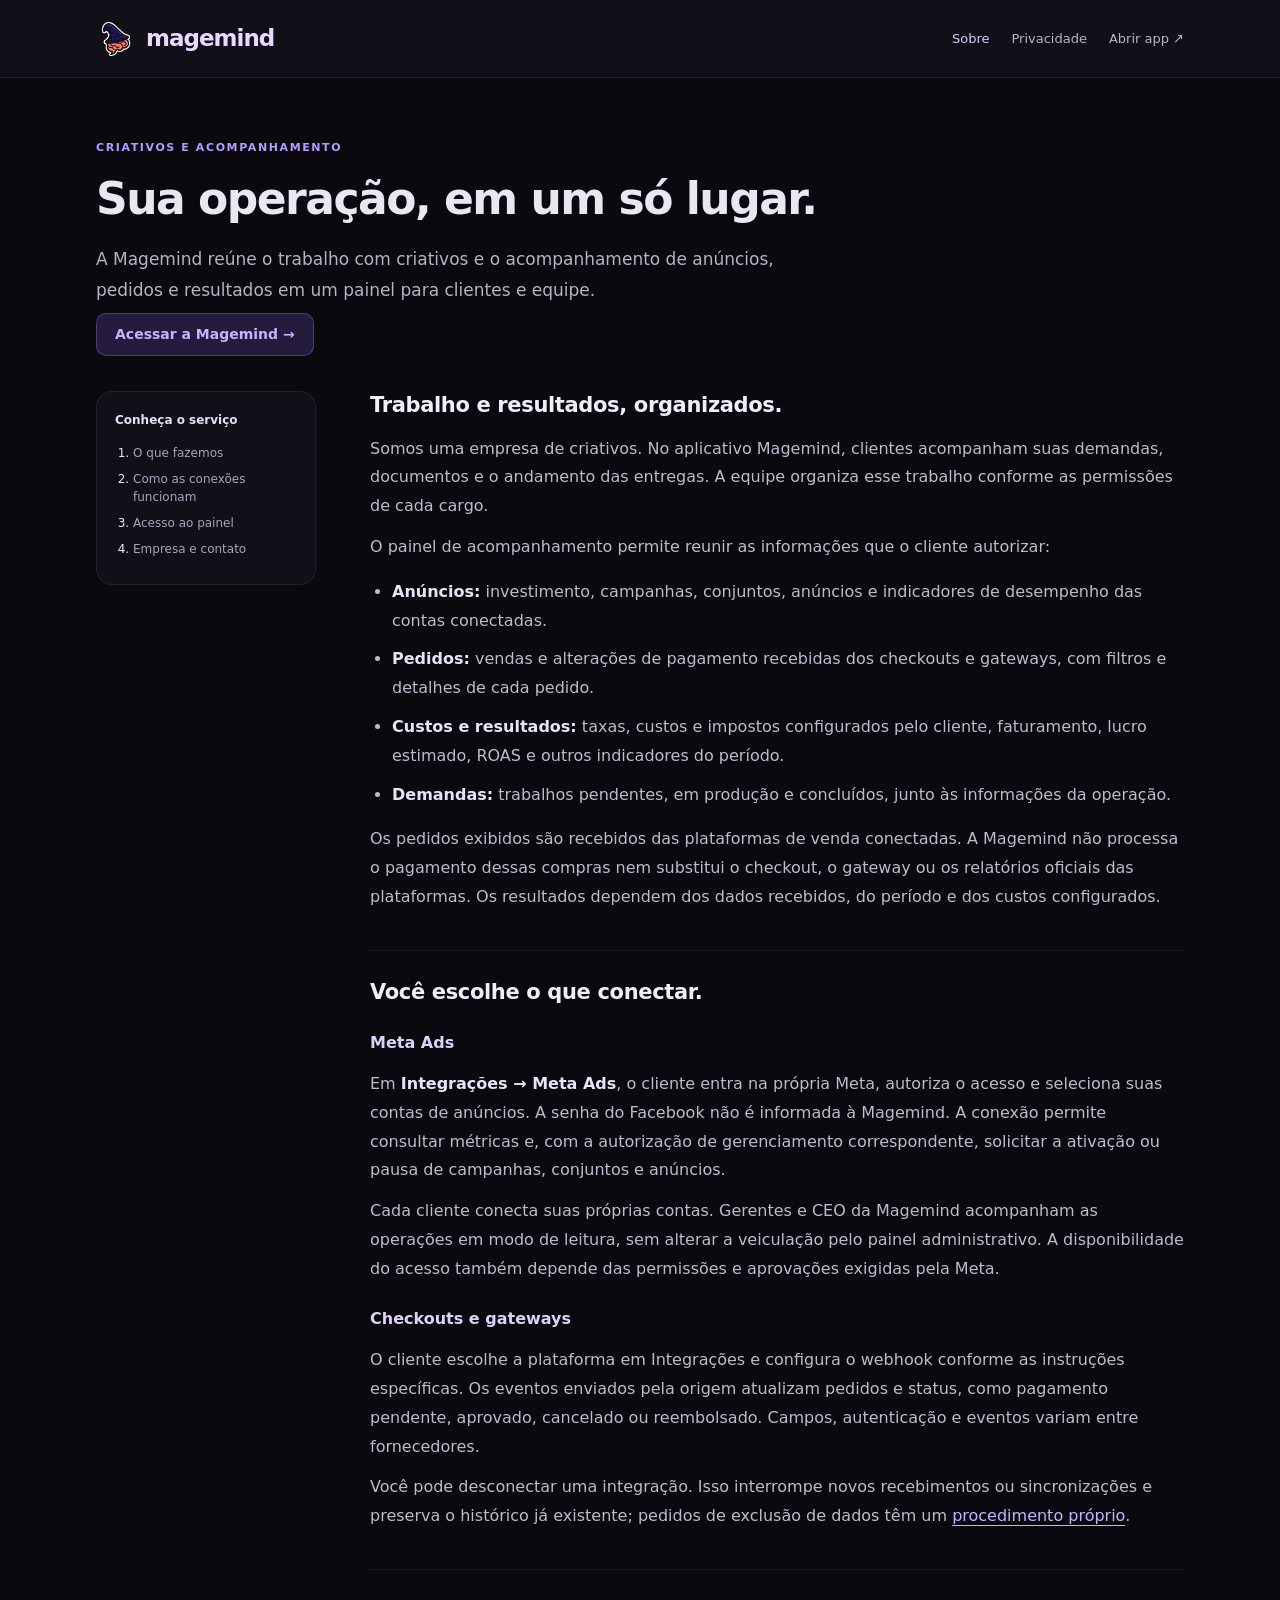
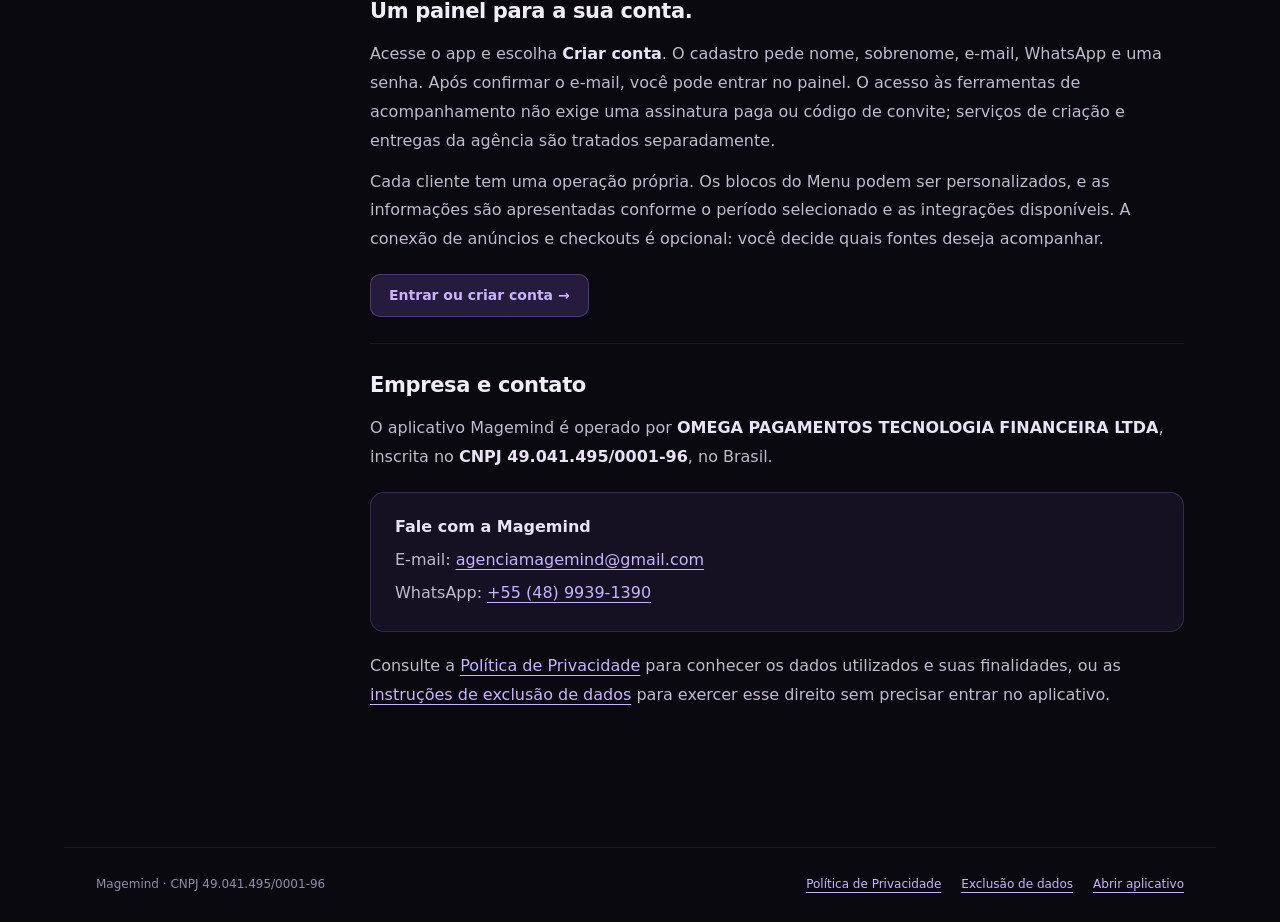
<file: about.html>
<!doctype html>
<html lang="pt-BR">
<head>
<meta charset="utf-8"><meta name="viewport" content="width=device-width,initial-scale=1,viewport-fit=cover">
<meta name="description" content="Conheça a Magemind: um painel para organizar demandas criativas e acompanhar anúncios, pedidos, custos e resultados da sua operação.">
<meta name="theme-color" content="#101019"><meta name="referrer" content="strict-origin-when-cross-origin">
<meta http-equiv="Content-Security-Policy" content="default-src 'none'; style-src 'self'; img-src 'self'; base-uri 'none'; form-action 'none'; object-src 'none'; upgrade-insecure-requests">
<link rel="canonical" href="https://app.magemind.com.br/about.html"><link rel="icon" href="magemind-logo-transparent.png" type="image/png"><link rel="stylesheet" href="legal.css?v=20261020-1"><title>Sobre a Magemind</title>
</head>
<body class="legal-page">
<a class="skip-link" href="#conteudo">Ir para o conteúdo</a>
<header class="legal-top"><div class="legal-top-inner"><a class="legal-brand" href="/" aria-label="Magemind — abrir aplicativo"><img src="magemind-logo-transparent.png" alt="" width="40" height="40"><span>magemind</span></a><nav aria-label="Sobre o serviço"><a href="about.html" aria-current="page">Sobre</a><a href="privacy.html">Privacidade</a><a href="/">Abrir app ↗</a></nav></div></header>
<div class="legal-hero"><span class="legal-kicker">Criativos e acompanhamento</span><h1>Sua operação, em um só lugar.</h1><p>A Magemind reúne o trabalho com criativos e o acompanhamento de anúncios, pedidos e resultados em um painel para clientes e equipe.</p><a class="legal-action" href="/">Acessar a Magemind →</a></div>
<div class="legal-layout"><nav class="legal-toc" aria-label="Nesta página"><h2>Conheça o serviço</h2><ol><li><a href="#servico">O que fazemos</a></li><li><a href="#conexoes">Como as conexões funcionam</a></li><li><a href="#acesso">Acesso ao painel</a></li><li><a href="#empresa">Empresa e contato</a></li></ol></nav>
<main id="conteudo" class="legal-body">
<section id="servico"><h2>Trabalho e resultados, organizados.</h2><p>Somos uma empresa de criativos. No aplicativo Magemind, clientes acompanham suas demandas, documentos e o andamento das entregas. A equipe organiza esse trabalho conforme as permissões de cada cargo.</p><p>O painel de acompanhamento permite reunir as informações que o cliente autorizar:</p><ul><li><strong>Anúncios:</strong> investimento, campanhas, conjuntos, anúncios e indicadores de desempenho das contas conectadas.</li><li><strong>Pedidos:</strong> vendas e alterações de pagamento recebidas dos checkouts e gateways, com filtros e detalhes de cada pedido.</li><li><strong>Custos e resultados:</strong> taxas, custos e impostos configurados pelo cliente, faturamento, lucro estimado, ROAS e outros indicadores do período.</li><li><strong>Demandas:</strong> trabalhos pendentes, em produção e concluídos, junto às informações da operação.</li></ul><p>Os pedidos exibidos são recebidos das plataformas de venda conectadas. A Magemind não processa o pagamento dessas compras nem substitui o checkout, o gateway ou os relatórios oficiais das plataformas. Os resultados dependem dos dados recebidos, do período e dos custos configurados.</p></section>
<section id="conexoes"><h2>Você escolhe o que conectar.</h2><h3>Meta Ads</h3><p>Em <strong>Integrações → Meta Ads</strong>, o cliente entra na própria Meta, autoriza o acesso e seleciona suas contas de anúncios. A senha do Facebook não é informada à Magemind. A conexão permite consultar métricas e, com a autorização de gerenciamento correspondente, solicitar a ativação ou pausa de campanhas, conjuntos e anúncios.</p><p>Cada cliente conecta suas próprias contas. Gerentes e CEO da Magemind acompanham as operações em modo de leitura, sem alterar a veiculação pelo painel administrativo. A disponibilidade do acesso também depende das permissões e aprovações exigidas pela Meta.</p><h3>Checkouts e gateways</h3><p>O cliente escolhe a plataforma em Integrações e configura o webhook conforme as instruções específicas. Os eventos enviados pela origem atualizam pedidos e status, como pagamento pendente, aprovado, cancelado ou reembolsado. Campos, autenticação e eventos variam entre fornecedores.</p><p>Você pode desconectar uma integração. Isso interrompe novos recebimentos ou sincronizações e preserva o histórico já existente; pedidos de exclusão de dados têm um <a href="data-deletion.html">procedimento próprio</a>.</p></section>
<section id="acesso"><h2>Um painel para a sua conta.</h2><p>Acesse o app e escolha <strong>Criar conta</strong>. O cadastro pede nome, sobrenome, e-mail, WhatsApp e uma senha. Após confirmar o e-mail, você pode entrar no painel. O acesso às ferramentas de acompanhamento não exige uma assinatura paga ou código de convite; serviços de criação e entregas da agência são tratados separadamente.</p><p>Cada cliente tem uma operação própria. Os blocos do Menu podem ser personalizados, e as informações são apresentadas conforme o período selecionado e as integrações disponíveis. A conexão de anúncios e checkouts é opcional: você decide quais fontes deseja acompanhar.</p><a class="legal-action" href="/">Entrar ou criar conta →</a></section>
<section id="empresa"><h2>Empresa e contato</h2><p>O aplicativo Magemind é operado por <strong>OMEGA PAGAMENTOS TECNOLOGIA FINANCEIRA LTDA</strong>, inscrita no <strong>CNPJ 49.041.495/0001-96</strong>, no Brasil.</p><div class="legal-contact"><strong>Fale com a Magemind</strong><address><p>E-mail: <a href="mailto:agenciamagemind@gmail.com">agenciamagemind@gmail.com</a></p><p>WhatsApp: <a href="https://wa.me/554899391390" target="_blank" rel="noopener noreferrer">+55 (48) 9939-1390</a></p></address></div><p>Consulte a <a href="privacy.html">Política de Privacidade</a> para conhecer os dados utilizados e suas finalidades, ou as <a href="data-deletion.html">instruções de exclusão de dados</a> para exercer esse direito sem precisar entrar no aplicativo.</p></section>
</main></div>
<footer class="legal-footer"><span>Magemind · CNPJ 49.041.495/0001-96</span><nav aria-label="Links do rodapé"><a href="privacy.html">Política de Privacidade</a><a href="data-deletion.html">Exclusão de dados</a><a href="/">Abrir aplicativo</a></nav></footer>
</body></html>
</file>
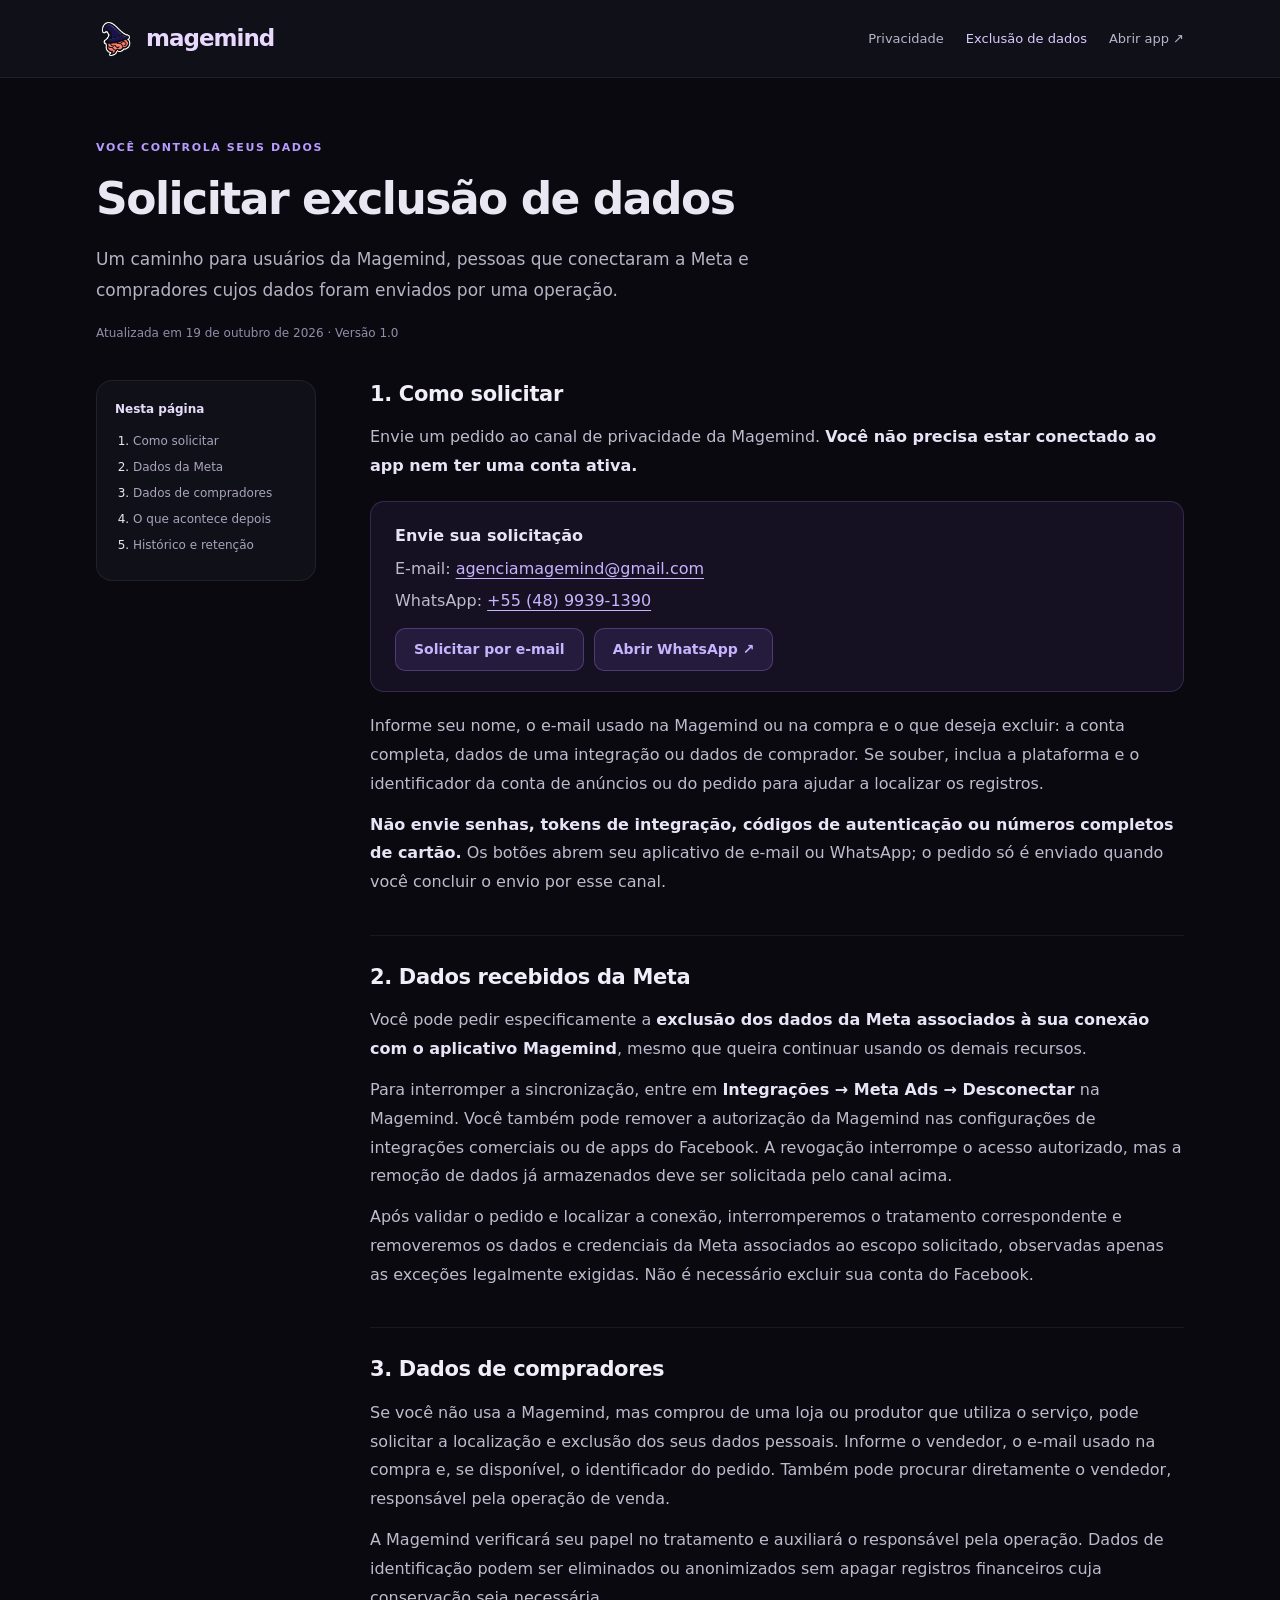
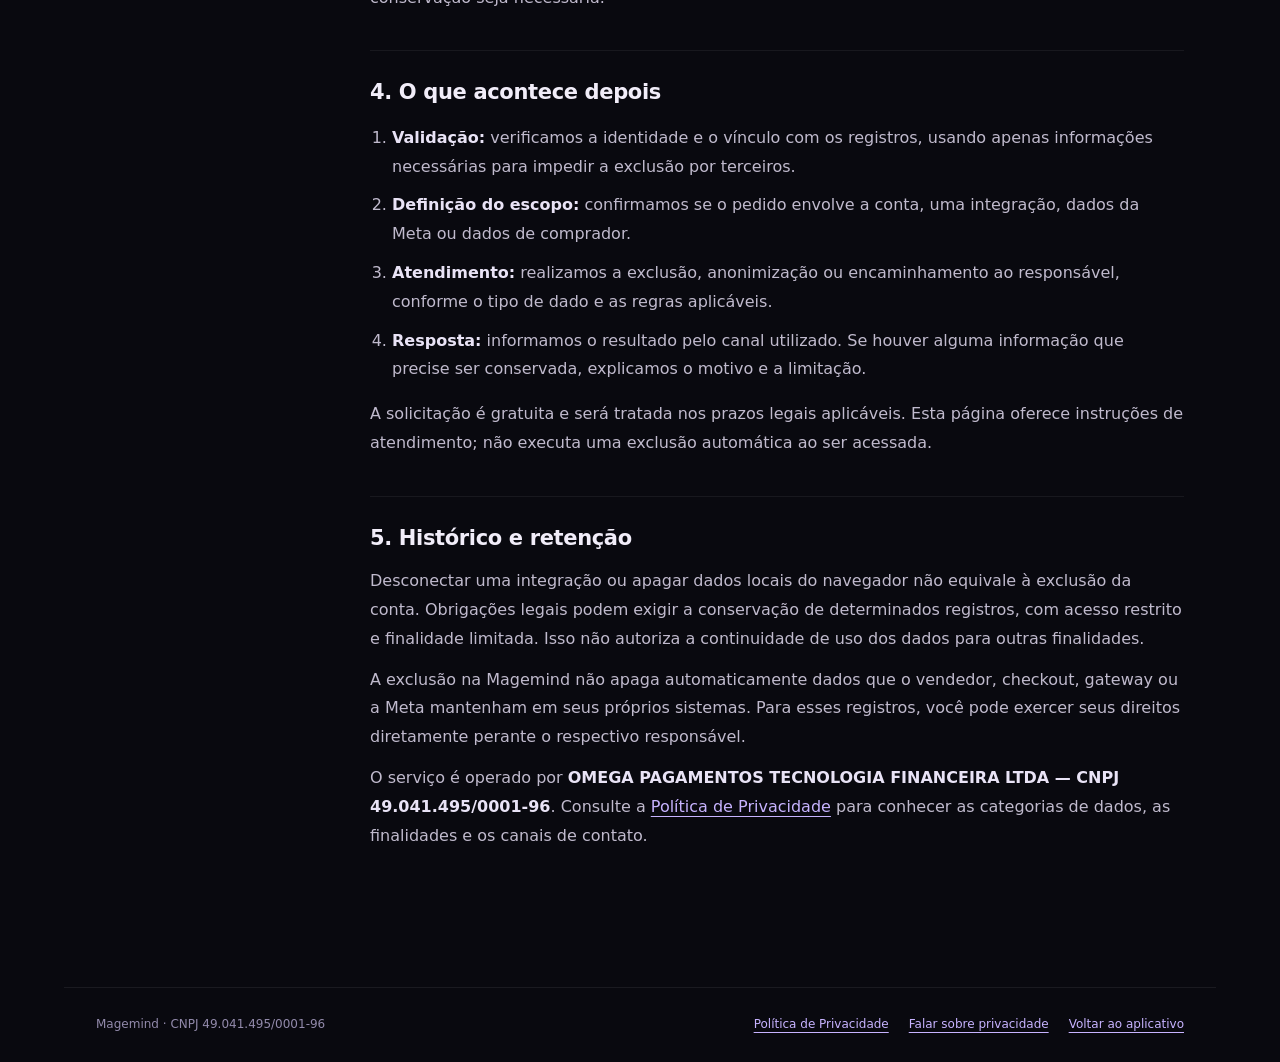
<file: data-deletion.html>
<!doctype html>
<html lang="pt-BR">
<head>
<meta charset="utf-8"><meta name="viewport" content="width=device-width,initial-scale=1,viewport-fit=cover">
<meta name="description" content="Solicite a exclusão dos seus dados da Magemind, incluindo dados recebidos da Meta. Não é necessário entrar no aplicativo.">
<meta name="theme-color" content="#101019"><meta name="referrer" content="strict-origin-when-cross-origin">
<meta http-equiv="Content-Security-Policy" content="default-src 'none'; style-src 'self'; img-src 'self'; base-uri 'none'; form-action 'none'; object-src 'none'; upgrade-insecure-requests">
<link rel="canonical" href="https://app.magemind.com.br/data-deletion.html"><link rel="icon" href="magemind-logo-transparent.png" type="image/png"><link rel="stylesheet" href="legal.css?v=20261020-1"><title>Exclusão de dados · Magemind</title>
</head>
<body class="legal-page">
<a class="skip-link" href="#conteudo">Ir para o conteúdo</a>
<header class="legal-top"><div class="legal-top-inner"><a class="legal-brand" href="/" aria-label="Magemind — voltar ao aplicativo"><img src="magemind-logo-transparent.png" alt="" width="40" height="40"><span>magemind</span></a><nav aria-label="Privacidade e dados"><a href="privacy.html">Privacidade</a><a href="data-deletion.html" aria-current="page">Exclusão de dados</a><a href="/">Abrir app ↗</a></nav></div></header>
<div class="legal-hero"><span class="legal-kicker">Você controla seus dados</span><h1>Solicitar exclusão de dados</h1><p>Um caminho para usuários da Magemind, pessoas que conectaram a Meta e compradores cujos dados foram enviados por uma operação.</p><time class="legal-updated" datetime="2026-10-19">Atualizada em 19 de outubro de 2026 · Versão 1.0</time></div>
<div class="legal-layout"><nav class="legal-toc" aria-label="Nesta página"><h2>Nesta página</h2><ol><li><a href="#solicitar">Como solicitar</a></li><li><a href="#meta">Dados da Meta</a></li><li><a href="#compradores">Dados de compradores</a></li><li><a href="#tratamento">O que acontece depois</a></li><li><a href="#limites">Histórico e retenção</a></li></ol></nav>
<main id="conteudo" class="legal-body">
<section id="solicitar"><h2>1. Como solicitar</h2><p>Envie um pedido ao canal de privacidade da Magemind. <strong>Você não precisa estar conectado ao app nem ter uma conta ativa.</strong></p><div class="legal-contact"><strong>Envie sua solicitação</strong><p>E-mail: <a href="mailto:agenciamagemind@gmail.com?subject=Exclus%C3%A3o%20de%20dados%20%E2%80%94%20Magemind">agenciamagemind@gmail.com</a></p><p>WhatsApp: <a href="https://wa.me/554899391390?text=Ol%C3%A1%2C%20equipe%20Magemind!%20Quero%20solicitar%20a%20exclus%C3%A3o%20dos%20meus%20dados." target="_blank" rel="noopener noreferrer">+55 (48) 9939-1390</a></p><a class="legal-action" href="mailto:agenciamagemind@gmail.com?subject=Exclus%C3%A3o%20de%20dados%20%E2%80%94%20Magemind">Solicitar por e-mail</a><a class="legal-action" href="https://wa.me/554899391390?text=Ol%C3%A1%2C%20equipe%20Magemind!%20Quero%20solicitar%20a%20exclus%C3%A3o%20dos%20meus%20dados." target="_blank" rel="noopener noreferrer">Abrir WhatsApp ↗</a></div><p>Informe seu nome, o e-mail usado na Magemind ou na compra e o que deseja excluir: a conta completa, dados de uma integração ou dados de comprador. Se souber, inclua a plataforma e o identificador da conta de anúncios ou do pedido para ajudar a localizar os registros.</p><p><strong>Não envie senhas, tokens de integração, códigos de autenticação ou números completos de cartão.</strong> Os botões abrem seu aplicativo de e-mail ou WhatsApp; o pedido só é enviado quando você concluir o envio por esse canal.</p></section>
<section id="meta"><h2>2. Dados recebidos da Meta</h2><p>Você pode pedir especificamente a <strong>exclusão dos dados da Meta associados à sua conexão com o aplicativo Magemind</strong>, mesmo que queira continuar usando os demais recursos.</p><p>Para interromper a sincronização, entre em <strong>Integrações → Meta Ads → Desconectar</strong> na Magemind. Você também pode remover a autorização da Magemind nas configurações de integrações comerciais ou de apps do Facebook. A revogação interrompe o acesso autorizado, mas a remoção de dados já armazenados deve ser solicitada pelo canal acima.</p><p>Após validar o pedido e localizar a conexão, interromperemos o tratamento correspondente e removeremos os dados e credenciais da Meta associados ao escopo solicitado, observadas apenas as exceções legalmente exigidas. Não é necessário excluir sua conta do Facebook.</p></section>
<section id="compradores"><h2>3. Dados de compradores</h2><p>Se você não usa a Magemind, mas comprou de uma loja ou produtor que utiliza o serviço, pode solicitar a localização e exclusão dos seus dados pessoais. Informe o vendedor, o e-mail usado na compra e, se disponível, o identificador do pedido. Também pode procurar diretamente o vendedor, responsável pela operação de venda.</p><p>A Magemind verificará seu papel no tratamento e auxiliará o responsável pela operação. Dados de identificação podem ser eliminados ou anonimizados sem apagar registros financeiros cuja conservação seja necessária.</p></section>
<section id="tratamento"><h2>4. O que acontece depois</h2><ol><li><strong>Validação:</strong> verificamos a identidade e o vínculo com os registros, usando apenas informações necessárias para impedir a exclusão por terceiros.</li><li><strong>Definição do escopo:</strong> confirmamos se o pedido envolve a conta, uma integração, dados da Meta ou dados de comprador.</li><li><strong>Atendimento:</strong> realizamos a exclusão, anonimização ou encaminhamento ao responsável, conforme o tipo de dado e as regras aplicáveis.</li><li><strong>Resposta:</strong> informamos o resultado pelo canal utilizado. Se houver alguma informação que precise ser conservada, explicamos o motivo e a limitação.</li></ol><p>A solicitação é gratuita e será tratada nos prazos legais aplicáveis. Esta página oferece instruções de atendimento; não executa uma exclusão automática ao ser acessada.</p></section>
<section id="limites"><h2>5. Histórico e retenção</h2><p>Desconectar uma integração ou apagar dados locais do navegador não equivale à exclusão da conta. Obrigações legais podem exigir a conservação de determinados registros, com acesso restrito e finalidade limitada. Isso não autoriza a continuidade de uso dos dados para outras finalidades.</p><p>A exclusão na Magemind não apaga automaticamente dados que o vendedor, checkout, gateway ou a Meta mantenham em seus próprios sistemas. Para esses registros, você pode exercer seus direitos diretamente perante o respectivo responsável.</p><p>O serviço é operado por <strong>OMEGA PAGAMENTOS TECNOLOGIA FINANCEIRA LTDA — CNPJ 49.041.495/0001-96</strong>. Consulte a <a href="privacy.html">Política de Privacidade</a> para conhecer as categorias de dados, as finalidades e os canais de contato.</p></section>
</main></div>
<footer class="legal-footer"><span>Magemind · CNPJ 49.041.495/0001-96</span><nav aria-label="Links do rodapé"><a href="privacy.html">Política de Privacidade</a><a href="mailto:agenciamagemind@gmail.com">Falar sobre privacidade</a><a href="/">Voltar ao aplicativo</a></nav></footer>
</body></html>
</file>
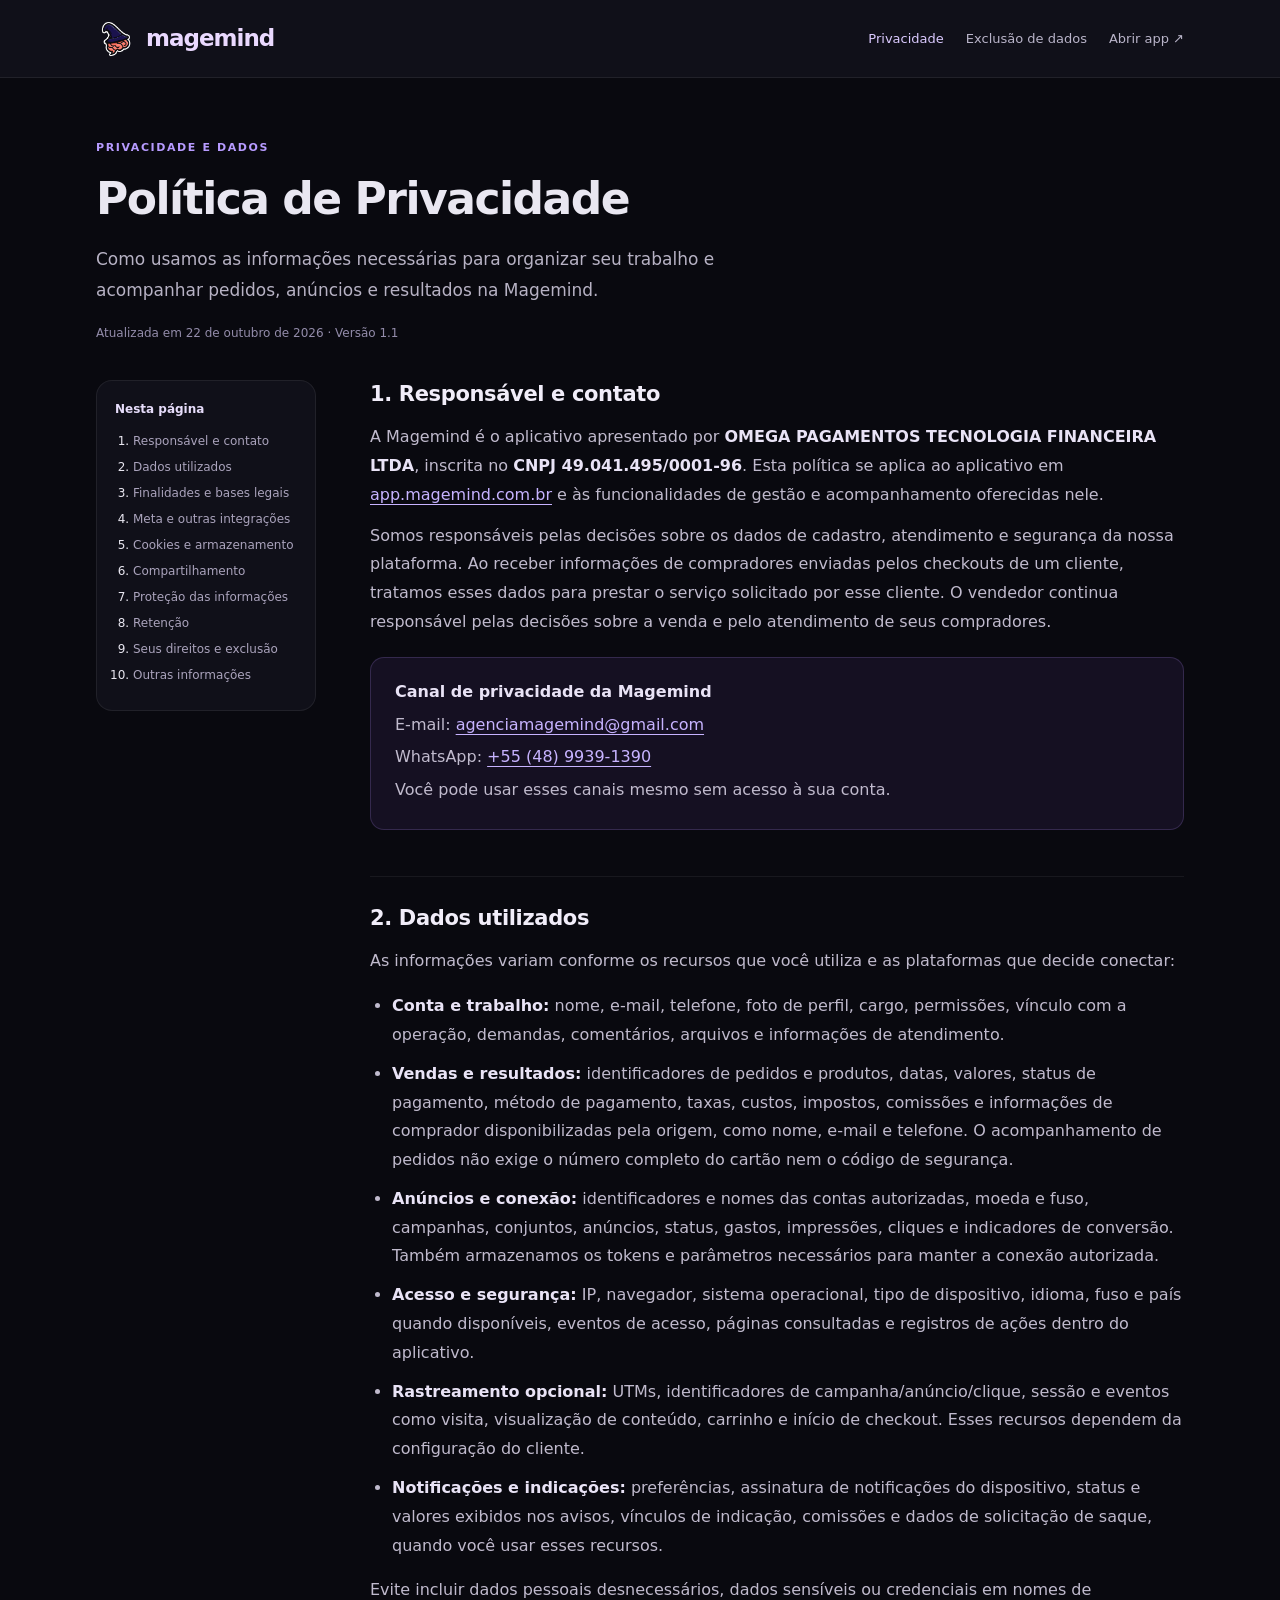
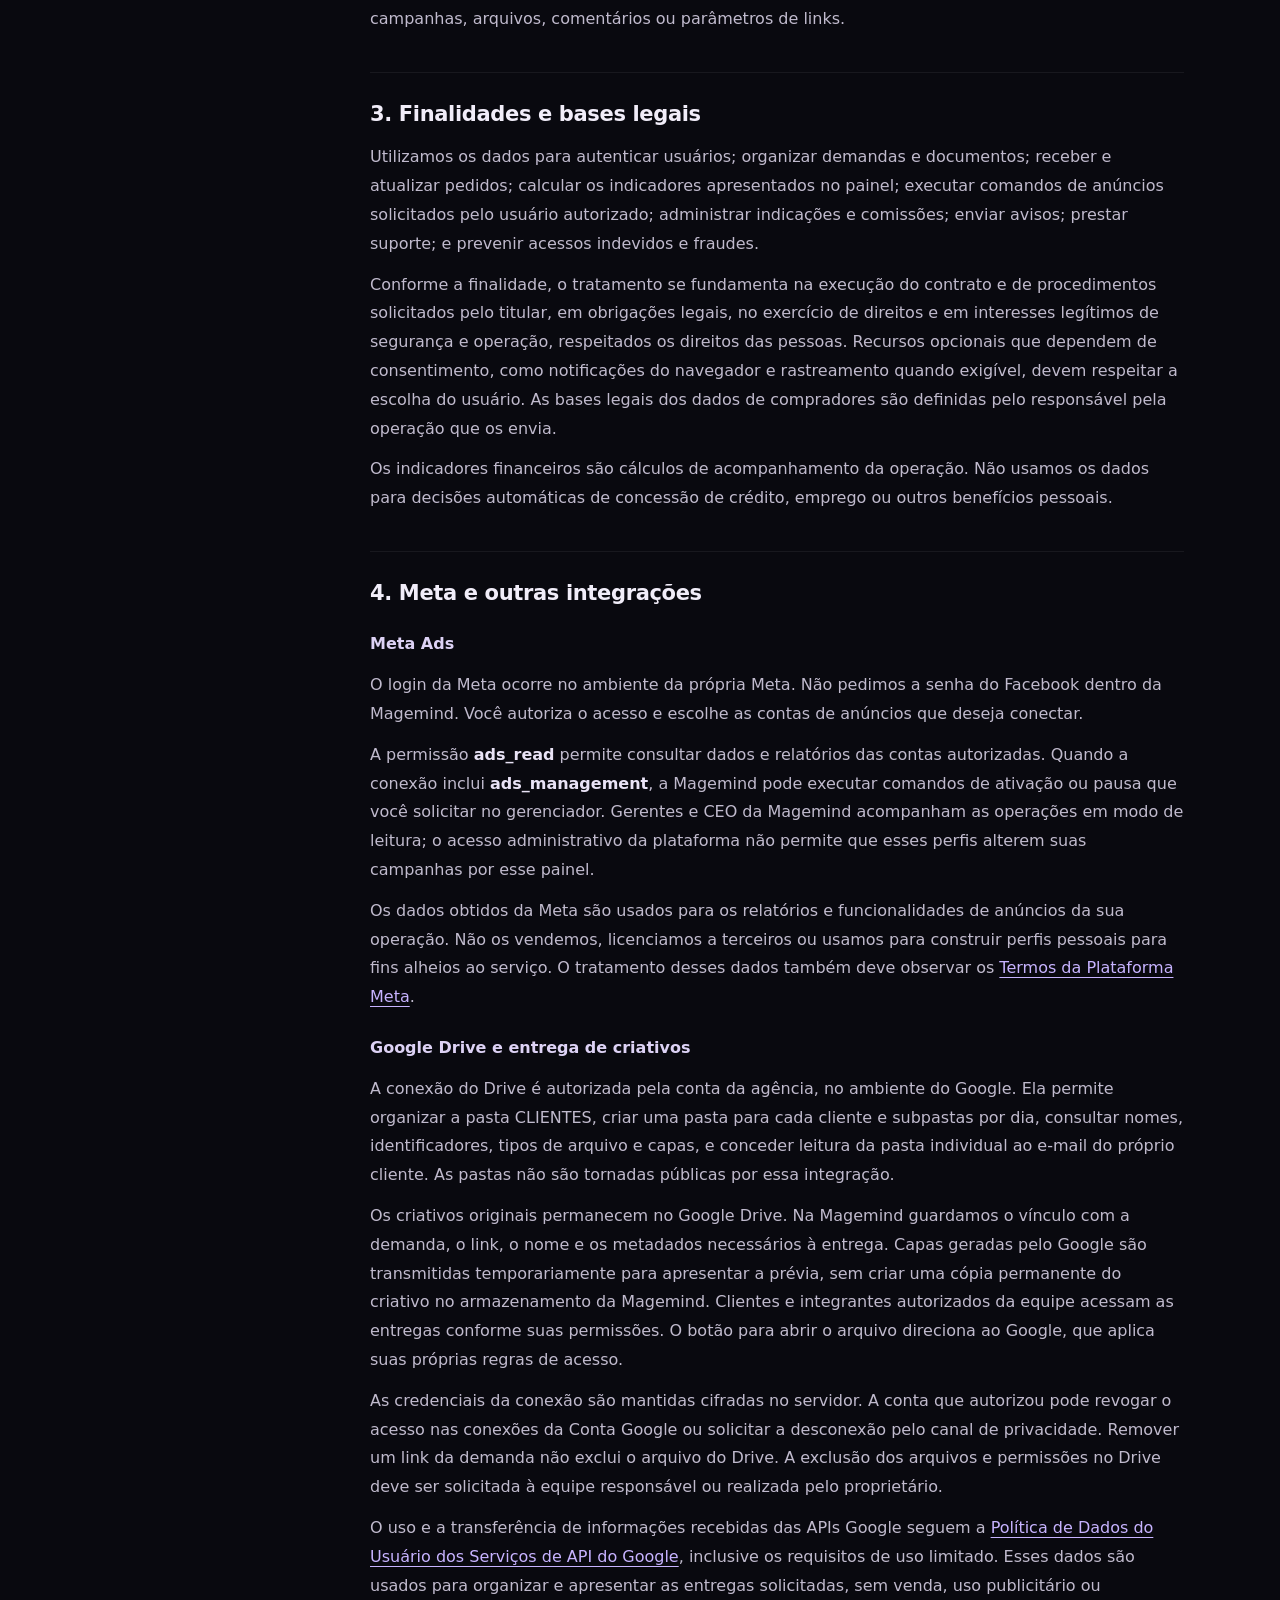
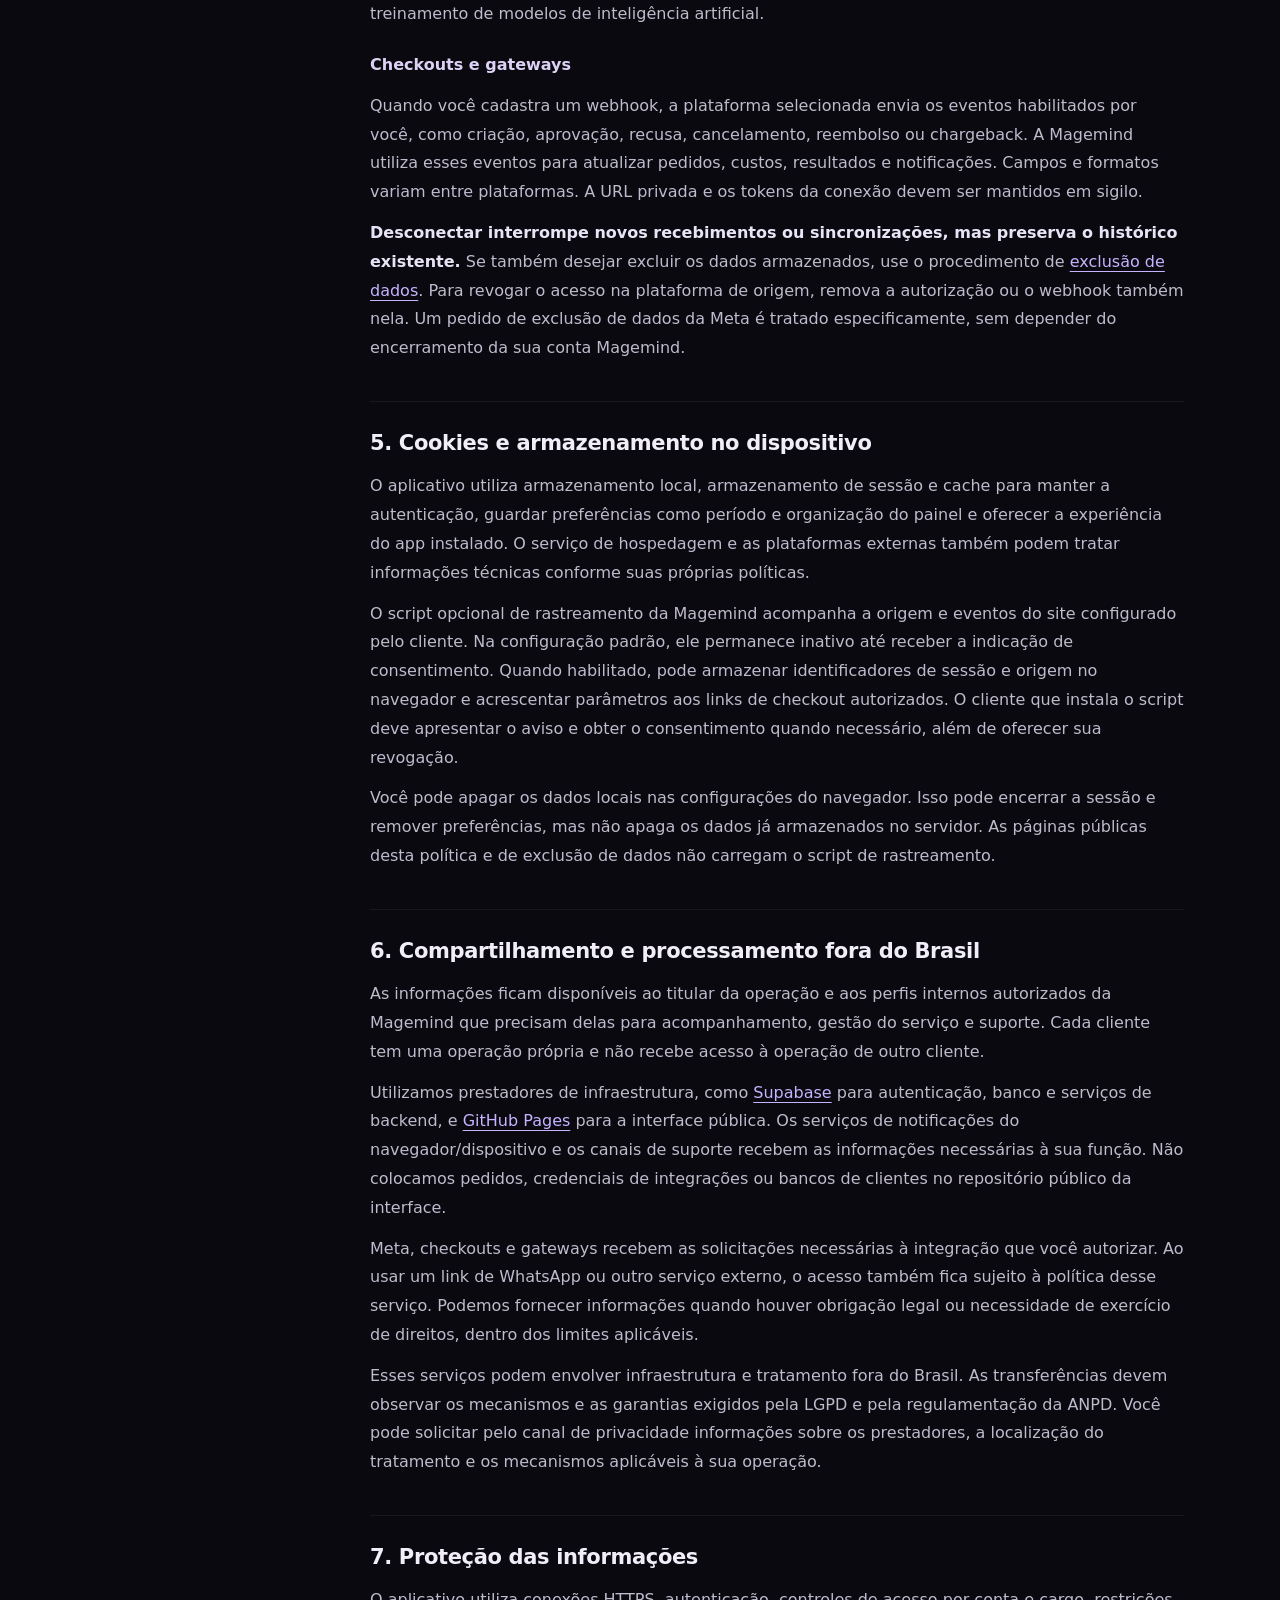
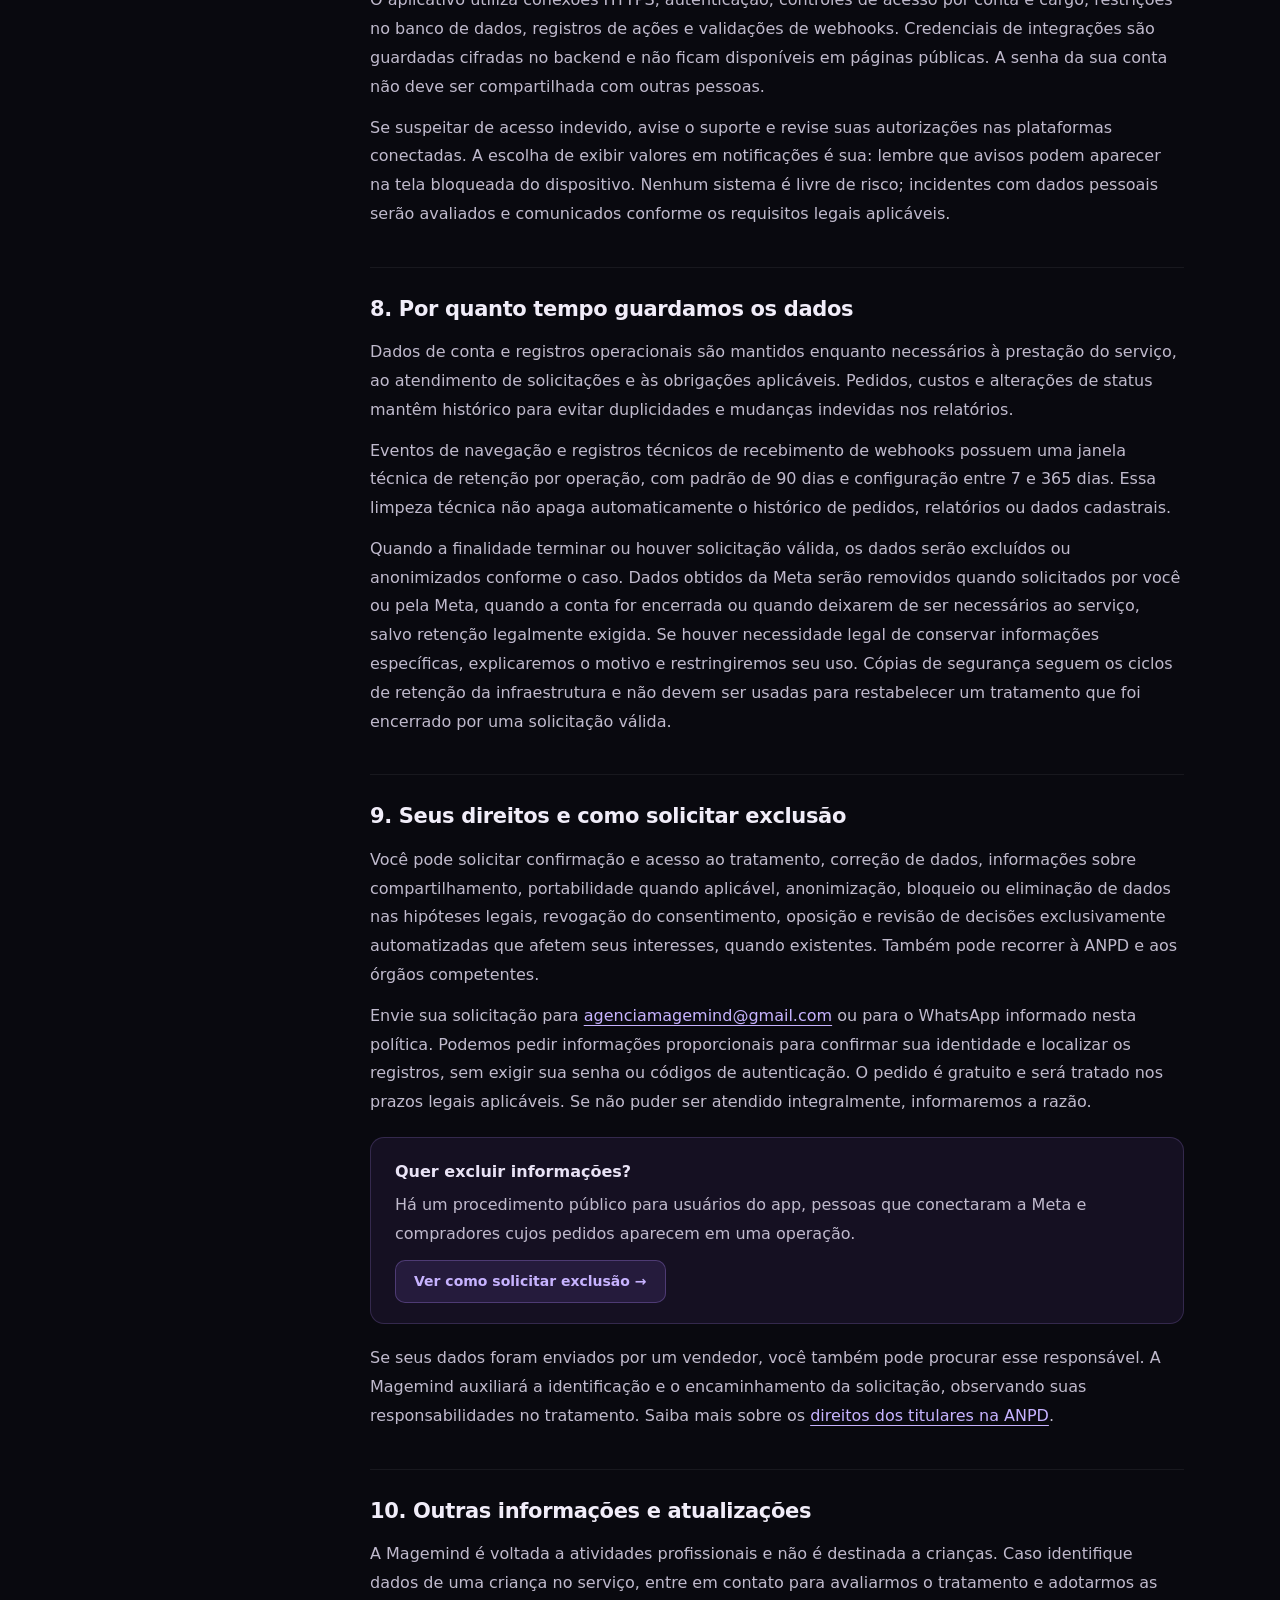
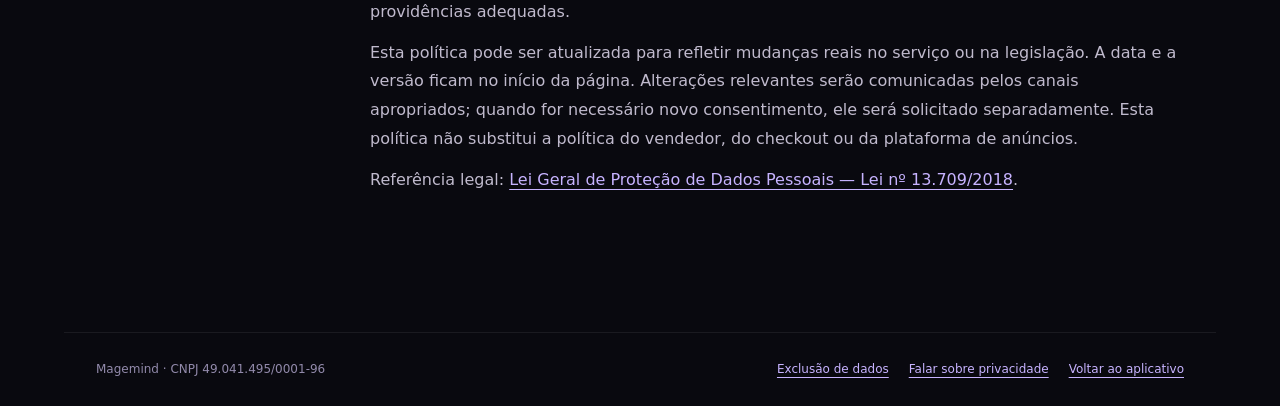
<file: privacy.html>
<!doctype html>
<html lang="pt-BR">
<head>
<meta charset="utf-8">
<meta name="viewport" content="width=device-width,initial-scale=1,viewport-fit=cover">
<meta name="description" content="Saiba como a Magemind trata dados da conta, pedidos e integrações e como exercer seus direitos de privacidade.">
<meta name="theme-color" content="#101019">
<meta name="referrer" content="strict-origin-when-cross-origin">
<meta http-equiv="Content-Security-Policy" content="default-src 'none'; style-src 'self'; img-src 'self'; base-uri 'none'; form-action 'none'; object-src 'none'; upgrade-insecure-requests">
<link rel="canonical" href="https://app.magemind.com.br/privacy.html">
<link rel="icon" href="magemind-logo-transparent.png" type="image/png">
<link rel="stylesheet" href="legal.css?v=20261020-1">
<title>Política de Privacidade · Magemind</title>
</head>
<body class="legal-page">
<a class="skip-link" href="#conteudo">Ir para o conteúdo</a>
<header class="legal-top"><div class="legal-top-inner"><a class="legal-brand" href="/" aria-label="Magemind — voltar ao aplicativo"><img src="magemind-logo-transparent.png" alt="" width="40" height="40"><span>magemind</span></a><nav aria-label="Privacidade e dados"><a href="privacy.html" aria-current="page">Privacidade</a><a href="data-deletion.html">Exclusão de dados</a><a href="/">Abrir app ↗</a></nav></div></header>
<div class="legal-hero"><span class="legal-kicker">Privacidade e dados</span><h1>Política de Privacidade</h1><p>Como usamos as informações necessárias para organizar seu trabalho e acompanhar pedidos, anúncios e resultados na Magemind.</p><time class="legal-updated" datetime="2026-10-22">Atualizada em 22 de outubro de 2026 · Versão 1.1</time></div>
<div class="legal-layout">
<nav class="legal-toc" aria-label="Nesta página"><h2>Nesta página</h2><ol><li><a href="#responsavel">Responsável e contato</a></li><li><a href="#dados">Dados utilizados</a></li><li><a href="#finalidades">Finalidades e bases legais</a></li><li><a href="#integracoes">Meta e outras integrações</a></li><li><a href="#tecnologias">Cookies e armazenamento</a></li><li><a href="#compartilhamento">Compartilhamento</a></li><li><a href="#seguranca">Proteção das informações</a></li><li><a href="#retencao">Retenção</a></li><li><a href="#direitos">Seus direitos e exclusão</a></li><li><a href="#atualizacoes">Outras informações</a></li></ol></nav>
<main id="conteudo" class="legal-body">
<section id="responsavel"><h2>1. Responsável e contato</h2><p>A Magemind é o aplicativo apresentado por <strong>OMEGA PAGAMENTOS TECNOLOGIA FINANCEIRA LTDA</strong>, inscrita no <strong>CNPJ 49.041.495/0001-96</strong>. Esta política se aplica ao aplicativo em <a href="https://app.magemind.com.br/">app.magemind.com.br</a> e às funcionalidades de gestão e acompanhamento oferecidas nele.</p><p>Somos responsáveis pelas decisões sobre os dados de cadastro, atendimento e segurança da nossa plataforma. Ao receber informações de compradores enviadas pelos checkouts de um cliente, tratamos esses dados para prestar o serviço solicitado por esse cliente. O vendedor continua responsável pelas decisões sobre a venda e pelo atendimento de seus compradores.</p><div class="legal-contact"><strong>Canal de privacidade da Magemind</strong><address><p>E-mail: <a href="mailto:agenciamagemind@gmail.com">agenciamagemind@gmail.com</a></p><p>WhatsApp: <a href="https://wa.me/554899391390" target="_blank" rel="noopener noreferrer">+55 (48) 9939-1390</a></p></address><p>Você pode usar esses canais mesmo sem acesso à sua conta.</p></div></section>
<section id="dados"><h2>2. Dados utilizados</h2><p>As informações variam conforme os recursos que você utiliza e as plataformas que decide conectar:</p><ul><li><strong>Conta e trabalho:</strong> nome, e-mail, telefone, foto de perfil, cargo, permissões, vínculo com a operação, demandas, comentários, arquivos e informações de atendimento.</li><li><strong>Vendas e resultados:</strong> identificadores de pedidos e produtos, datas, valores, status de pagamento, método de pagamento, taxas, custos, impostos, comissões e informações de comprador disponibilizadas pela origem, como nome, e-mail e telefone. O acompanhamento de pedidos não exige o número completo do cartão nem o código de segurança.</li><li><strong>Anúncios e conexão:</strong> identificadores e nomes das contas autorizadas, moeda e fuso, campanhas, conjuntos, anúncios, status, gastos, impressões, cliques e indicadores de conversão. Também armazenamos os tokens e parâmetros necessários para manter a conexão autorizada.</li><li><strong>Acesso e segurança:</strong> IP, navegador, sistema operacional, tipo de dispositivo, idioma, fuso e país quando disponíveis, eventos de acesso, páginas consultadas e registros de ações dentro do aplicativo.</li><li><strong>Rastreamento opcional:</strong> UTMs, identificadores de campanha/anúncio/clique, sessão e eventos como visita, visualização de conteúdo, carrinho e início de checkout. Esses recursos dependem da configuração do cliente.</li><li><strong>Notificações e indicações:</strong> preferências, assinatura de notificações do dispositivo, status e valores exibidos nos avisos, vínculos de indicação, comissões e dados de solicitação de saque, quando você usar esses recursos.</li></ul><p>Evite incluir dados pessoais desnecessários, dados sensíveis ou credenciais em nomes de campanhas, arquivos, comentários ou parâmetros de links.</p></section>
<section id="finalidades"><h2>3. Finalidades e bases legais</h2><p>Utilizamos os dados para autenticar usuários; organizar demandas e documentos; receber e atualizar pedidos; calcular os indicadores apresentados no painel; executar comandos de anúncios solicitados pelo usuário autorizado; administrar indicações e comissões; enviar avisos; prestar suporte; e prevenir acessos indevidos e fraudes.</p><p>Conforme a finalidade, o tratamento se fundamenta na execução do contrato e de procedimentos solicitados pelo titular, em obrigações legais, no exercício de direitos e em interesses legítimos de segurança e operação, respeitados os direitos das pessoas. Recursos opcionais que dependem de consentimento, como notificações do navegador e rastreamento quando exigível, devem respeitar a escolha do usuário. As bases legais dos dados de compradores são definidas pelo responsável pela operação que os envia.</p><p>Os indicadores financeiros são cálculos de acompanhamento da operação. Não usamos os dados para decisões automáticas de concessão de crédito, emprego ou outros benefícios pessoais.</p></section>
<section id="integracoes"><h2>4. Meta e outras integrações</h2><h3>Meta Ads</h3><p>O login da Meta ocorre no ambiente da própria Meta. Não pedimos a senha do Facebook dentro da Magemind. Você autoriza o acesso e escolhe as contas de anúncios que deseja conectar.</p><p>A permissão <strong>ads_read</strong> permite consultar dados e relatórios das contas autorizadas. Quando a conexão inclui <strong>ads_management</strong>, a Magemind pode executar comandos de ativação ou pausa que você solicitar no gerenciador. Gerentes e CEO da Magemind acompanham as operações em modo de leitura; o acesso administrativo da plataforma não permite que esses perfis alterem suas campanhas por esse painel.</p><p>Os dados obtidos da Meta são usados para os relatórios e funcionalidades de anúncios da sua operação. Não os vendemos, licenciamos a terceiros ou usamos para construir perfis pessoais para fins alheios ao serviço. O tratamento desses dados também deve observar os <a href="https://developers.facebook.com/terms/" target="_blank" rel="noopener noreferrer">Termos da Plataforma Meta</a>.</p><h3>Google Drive e entrega de criativos</h3><p>A conexão do Drive é autorizada pela conta da agência, no ambiente do Google. Ela permite organizar a pasta CLIENTES, criar uma pasta para cada cliente e subpastas por dia, consultar nomes, identificadores, tipos de arquivo e capas, e conceder leitura da pasta individual ao e-mail do próprio cliente. As pastas não são tornadas públicas por essa integração.</p><p>Os criativos originais permanecem no Google Drive. Na Magemind guardamos o vínculo com a demanda, o link, o nome e os metadados necessários à entrega. Capas geradas pelo Google são transmitidas temporariamente para apresentar a prévia, sem criar uma cópia permanente do criativo no armazenamento da Magemind. Clientes e integrantes autorizados da equipe acessam as entregas conforme suas permissões. O botão para abrir o arquivo direciona ao Google, que aplica suas próprias regras de acesso.</p><p>As credenciais da conexão são mantidas cifradas no servidor. A conta que autorizou pode revogar o acesso nas conexões da Conta Google ou solicitar a desconexão pelo canal de privacidade. Remover um link da demanda não exclui o arquivo do Drive. A exclusão dos arquivos e permissões no Drive deve ser solicitada à equipe responsável ou realizada pelo proprietário.</p><p>O uso e a transferência de informações recebidas das APIs Google seguem a <a href="https://developers.google.com/terms/api-services-user-data-policy" target="_blank" rel="noopener noreferrer">Política de Dados do Usuário dos Serviços de API do Google</a>, inclusive os requisitos de uso limitado. Esses dados são usados para organizar e apresentar as entregas solicitadas, sem venda, uso publicitário ou treinamento de modelos de inteligência artificial.</p><h3>Checkouts e gateways</h3><p>Quando você cadastra um webhook, a plataforma selecionada envia os eventos habilitados por você, como criação, aprovação, recusa, cancelamento, reembolso ou chargeback. A Magemind utiliza esses eventos para atualizar pedidos, custos, resultados e notificações. Campos e formatos variam entre plataformas. A URL privada e os tokens da conexão devem ser mantidos em sigilo.</p><p><strong>Desconectar interrompe novos recebimentos ou sincronizações, mas preserva o histórico existente.</strong> Se também desejar excluir os dados armazenados, use o procedimento de <a href="data-deletion.html">exclusão de dados</a>. Para revogar o acesso na plataforma de origem, remova a autorização ou o webhook também nela. Um pedido de exclusão de dados da Meta é tratado especificamente, sem depender do encerramento da sua conta Magemind.</p></section>
<section id="tecnologias"><h2>5. Cookies e armazenamento no dispositivo</h2><p>O aplicativo utiliza armazenamento local, armazenamento de sessão e cache para manter a autenticação, guardar preferências como período e organização do painel e oferecer a experiência do app instalado. O serviço de hospedagem e as plataformas externas também podem tratar informações técnicas conforme suas próprias políticas.</p><p>O script opcional de rastreamento da Magemind acompanha a origem e eventos do site configurado pelo cliente. Na configuração padrão, ele permanece inativo até receber a indicação de consentimento. Quando habilitado, pode armazenar identificadores de sessão e origem no navegador e acrescentar parâmetros aos links de checkout autorizados. O cliente que instala o script deve apresentar o aviso e obter o consentimento quando necessário, além de oferecer sua revogação.</p><p>Você pode apagar os dados locais nas configurações do navegador. Isso pode encerrar a sessão e remover preferências, mas não apaga os dados já armazenados no servidor. As páginas públicas desta política e de exclusão de dados não carregam o script de rastreamento.</p></section>
<section id="compartilhamento"><h2>6. Compartilhamento e processamento fora do Brasil</h2><p>As informações ficam disponíveis ao titular da operação e aos perfis internos autorizados da Magemind que precisam delas para acompanhamento, gestão do serviço e suporte. Cada cliente tem uma operação própria e não recebe acesso à operação de outro cliente.</p><p>Utilizamos prestadores de infraestrutura, como <a href="https://supabase.com/privacy" target="_blank" rel="noopener noreferrer">Supabase</a> para autenticação, banco e serviços de backend, e <a href="https://docs.github.com/en/site-policy/privacy-policies/github-general-privacy-statement" target="_blank" rel="noopener noreferrer">GitHub Pages</a> para a interface pública. Os serviços de notificações do navegador/dispositivo e os canais de suporte recebem as informações necessárias à sua função. Não colocamos pedidos, credenciais de integrações ou bancos de clientes no repositório público da interface.</p><p>Meta, checkouts e gateways recebem as solicitações necessárias à integração que você autorizar. Ao usar um link de WhatsApp ou outro serviço externo, o acesso também fica sujeito à política desse serviço. Podemos fornecer informações quando houver obrigação legal ou necessidade de exercício de direitos, dentro dos limites aplicáveis.</p><p>Esses serviços podem envolver infraestrutura e tratamento fora do Brasil. As transferências devem observar os mecanismos e as garantias exigidos pela LGPD e pela regulamentação da ANPD. Você pode solicitar pelo canal de privacidade informações sobre os prestadores, a localização do tratamento e os mecanismos aplicáveis à sua operação.</p></section>
<section id="seguranca"><h2>7. Proteção das informações</h2><p>O aplicativo utiliza conexões HTTPS, autenticação, controles de acesso por conta e cargo, restrições no banco de dados, registros de ações e validações de webhooks. Credenciais de integrações são guardadas cifradas no backend e não ficam disponíveis em páginas públicas. A senha da sua conta não deve ser compartilhada com outras pessoas.</p><p>Se suspeitar de acesso indevido, avise o suporte e revise suas autorizações nas plataformas conectadas. A escolha de exibir valores em notificações é sua: lembre que avisos podem aparecer na tela bloqueada do dispositivo. Nenhum sistema é livre de risco; incidentes com dados pessoais serão avaliados e comunicados conforme os requisitos legais aplicáveis.</p></section>
<section id="retencao"><h2>8. Por quanto tempo guardamos os dados</h2><p>Dados de conta e registros operacionais são mantidos enquanto necessários à prestação do serviço, ao atendimento de solicitações e às obrigações aplicáveis. Pedidos, custos e alterações de status mantêm histórico para evitar duplicidades e mudanças indevidas nos relatórios.</p><p>Eventos de navegação e registros técnicos de recebimento de webhooks possuem uma janela técnica de retenção por operação, com padrão de 90 dias e configuração entre 7 e 365 dias. Essa limpeza técnica não apaga automaticamente o histórico de pedidos, relatórios ou dados cadastrais.</p><p>Quando a finalidade terminar ou houver solicitação válida, os dados serão excluídos ou anonimizados conforme o caso. Dados obtidos da Meta serão removidos quando solicitados por você ou pela Meta, quando a conta for encerrada ou quando deixarem de ser necessários ao serviço, salvo retenção legalmente exigida. Se houver necessidade legal de conservar informações específicas, explicaremos o motivo e restringiremos seu uso. Cópias de segurança seguem os ciclos de retenção da infraestrutura e não devem ser usadas para restabelecer um tratamento que foi encerrado por uma solicitação válida.</p></section>
<section id="direitos"><h2>9. Seus direitos e como solicitar exclusão</h2><p>Você pode solicitar confirmação e acesso ao tratamento, correção de dados, informações sobre compartilhamento, portabilidade quando aplicável, anonimização, bloqueio ou eliminação de dados nas hipóteses legais, revogação do consentimento, oposição e revisão de decisões exclusivamente automatizadas que afetem seus interesses, quando existentes. Também pode recorrer à ANPD e aos órgãos competentes.</p><p>Envie sua solicitação para <a href="mailto:agenciamagemind@gmail.com?subject=Privacidade%20Magemind">agenciamagemind@gmail.com</a> ou para o WhatsApp informado nesta política. Podemos pedir informações proporcionais para confirmar sua identidade e localizar os registros, sem exigir sua senha ou códigos de autenticação. O pedido é gratuito e será tratado nos prazos legais aplicáveis. Se não puder ser atendido integralmente, informaremos a razão.</p><div class="legal-note"><strong>Quer excluir informações?</strong><p>Há um procedimento público para usuários do app, pessoas que conectaram a Meta e compradores cujos pedidos aparecem em uma operação.</p><a class="legal-action" href="data-deletion.html">Ver como solicitar exclusão →</a></div><p>Se seus dados foram enviados por um vendedor, você também pode procurar esse responsável. A Magemind auxiliará a identificação e o encaminhamento da solicitação, observando suas responsabilidades no tratamento. Saiba mais sobre os <a href="https://www.gov.br/anpd/pt-br/assuntos/titular-de-dados/direito-dos-titulares" target="_blank" rel="noopener noreferrer">direitos dos titulares na ANPD</a>.</p></section>
<section id="atualizacoes"><h2>10. Outras informações e atualizações</h2><p>A Magemind é voltada a atividades profissionais e não é destinada a crianças. Caso identifique dados de uma criança no serviço, entre em contato para avaliarmos o tratamento e adotarmos as providências adequadas.</p><p>Esta política pode ser atualizada para refletir mudanças reais no serviço ou na legislação. A data e a versão ficam no início da página. Alterações relevantes serão comunicadas pelos canais apropriados; quando for necessário novo consentimento, ele será solicitado separadamente. Esta política não substitui a política do vendedor, do checkout ou da plataforma de anúncios.</p><p>Referência legal: <a href="https://www.planalto.gov.br/ccivil_03/_ato2015-2018/2018/lei/l13709.htm" target="_blank" rel="noopener noreferrer">Lei Geral de Proteção de Dados Pessoais — Lei nº 13.709/2018</a>.</p></section>
</main></div>
<footer class="legal-footer"><span>Magemind · CNPJ 49.041.495/0001-96</span><nav aria-label="Links do rodapé"><a href="data-deletion.html">Exclusão de dados</a><a href="mailto:agenciamagemind@gmail.com">Falar sobre privacidade</a><a href="/">Voltar ao aplicativo</a></nav></footer>
</body></html>
</file>
<file: legal.css>
:root{color-scheme:dark}
body.legal-page{margin:0;background:#09090f;color:#e9e7f1;font:16px/1.8 system-ui,-apple-system,BlinkMacSystemFont,"Segoe UI",sans-serif;-webkit-font-smoothing:antialiased}
.legal-page *{box-sizing:border-box;scrollbar-width:thin;scrollbar-color:#aaa0c13d transparent}
.legal-page a{color:#c7b3ff;text-underline-offset:4px;overflow-wrap:anywhere}
.legal-page a:hover{color:#e4d9ff}
.legal-page a:focus-visible,.legal-page summary:focus-visible{outline:2px solid #ba9cff;outline-offset:5px;border-radius:3px}
.legal-page .skip-link{position:fixed;left:16px;top:-80px;padding:8px 16px;background:#261c3f;z-index:5}
.legal-page .skip-link:focus{top:12px}
.legal-top{border-bottom:1px solid #ffffff12;background:#101019}
.legal-top-inner{max-width:1152px;margin:auto;padding:18px 32px;display:flex;align-items:center;justify-content:space-between;gap:20px}
.legal-brand{display:flex;align-items:center;gap:10px;text-decoration:none;color:#ead9ff!important;font-size:23px;font-weight:750;letter-spacing:-1px}
.legal-brand img{width:40px;height:40px;object-fit:contain}
.legal-top nav{display:flex;gap:22px;flex-wrap:wrap;font-size:13px}
.legal-top nav a{text-decoration:none;color:#b9b4c9}
.legal-top nav a[aria-current=page]{color:#dbcaff}
.legal-hero{max-width:1152px;margin:auto;padding:54px 32px 35px}
.legal-kicker{font-size:11px;letter-spacing:1.6px;text-transform:uppercase;color:#b79bff;font-weight:700}
.legal-page h1{font-size:clamp(30px,4vw,44px);letter-spacing:-1.5px;line-height:1.2;margin:12px 0 18px}
.legal-hero p{max-width:700px;margin:0;color:#b7b2c4;font-size:17px}
.legal-updated{display:block;margin-top:18px;color:#938caa;font-size:12px}
.legal-layout{display:grid;grid-template-columns:220px minmax(0,1fr);gap:54px;max-width:1152px;margin:auto;padding:0 32px 72px}
.legal-toc{align-self:start;position:sticky;top:28px;border:1px solid #ffffff12;border-radius:16px;padding:18px;background:#101019;font-size:12px}
.legal-toc h2{font-size:12px;margin:0 0 12px;color:#e7ddfb}
.legal-toc ol{padding-left:18px;margin:0}
.legal-toc li{margin:8px 0;line-height:1.5}
.legal-toc a{text-decoration:none;color:#aaa3bc}
.legal-body{min-width:0}
.legal-body section{scroll-margin-top:24px;padding:0 0 26px;margin:0 0 27px;border-bottom:1px solid #ffffff10}
.legal-body section:last-child{border-bottom:0}
.legal-body h2{font-size:21px;letter-spacing:-.35px;line-height:1.4;margin:0 0 14px;color:#f1edf9}
.legal-body h3{font-size:16px;color:#ddd2f5;margin:22px 0 10px}
.legal-body p{margin:12px 0;color:#c0bacd}
.legal-body ul,.legal-body ol{padding-left:22px;color:#c0bacd}
.legal-body li{margin:10px 0}
.legal-body strong{color:#e9e3f6;font-weight:650}
.legal-contact,.legal-note{border:1px solid #a481e538;border-radius:14px;background:#151022;padding:20px 24px;margin:20px 0;overflow-wrap:anywhere}
.legal-contact p,.legal-note p{margin:4px 0}
.legal-contact address{font-style:normal}
.legal-action{display:inline-flex;align-items:center;justify-content:center;padding:10px 18px;margin:8px 10px 0 0;border:1px solid #9774d95c;border-radius:10px;background:#251b3c;text-decoration:none;font-size:14px;font-weight:600;line-height:1.5}
.legal-footer{max-width:1152px;margin:auto;padding:26px 32px;border-top:1px solid #ffffff12;color:#928aab;font-size:12px;display:flex;justify-content:space-between;flex-wrap:wrap;gap:12px}
.legal-footer nav{display:flex;gap:20px;flex-wrap:wrap}
.app-legal-links{display:flex;justify-content:center;gap:8px 18px;flex-wrap:wrap;margin:20px 0 0;font-size:11px;line-height:1.6}
.app-legal-links a{color:var(--text3,#a39db4);text-decoration:none;text-underline-offset:3px}
.app-legal-links a:hover,.app-legal-links a:focus-visible{color:var(--violet2,#c7b3ff);text-decoration:underline}
#pg-settings .app-legal-links{flex:none;justify-content:flex-start;flex-wrap:nowrap;gap:16px;max-width:920px;margin:20px 24px 0;padding:14px 0 8px;border-top:1px solid var(--border);font-size:11px}
#pg-settings .app-legal-links a{display:inline-flex;align-items:center;min-height:36px;white-space:nowrap}
@media(max-width:900px){#pg-settings .app-legal-links{justify-content:center;gap:14px;margin:18px 16px 0;font-size:11px}}
@media(max-width:780px){.legal-top-inner{padding:16px 22px;align-items:flex-start}.legal-top nav{gap:6px 14px;justify-content:flex-end;max-width:170px;font-size:11px}.legal-brand{font-size:20px}.legal-brand img{width:32px;height:32px}.legal-hero{padding:36px 22px 26px}.legal-hero p{font-size:15px}.legal-layout{display:block;padding:0 22px 40px}.legal-toc{position:static;margin-bottom:32px;padding:16px 20px}.legal-toc ol{display:grid;grid-template-columns:1fr 1fr;gap:2px 24px}.legal-toc li{margin:4px 0}.legal-body{font-size:15px}.legal-body h2{font-size:19px}.legal-contact,.legal-note{padding:17px 18px}.legal-footer{padding:24px 22px}}
@media(prefers-reduced-motion:no-preference){.legal-page{scroll-behavior:smooth}}
@media print{body.legal-page{background:white;color:black;font-size:11pt}.legal-top,.legal-toc,.legal-action,.skip-link{display:none!important}.legal-hero,.legal-layout{display:block;padding:0;max-width:none}.legal-body p,.legal-body li,.legal-body strong,.legal-body h2,.legal-body h3,.legal-hero p,.legal-updated,.legal-page a{color:black}.legal-contact,.legal-note{background:none;border:1px solid #bbb}.legal-body section{break-inside:avoid}.legal-footer{color:black}}
</file>
